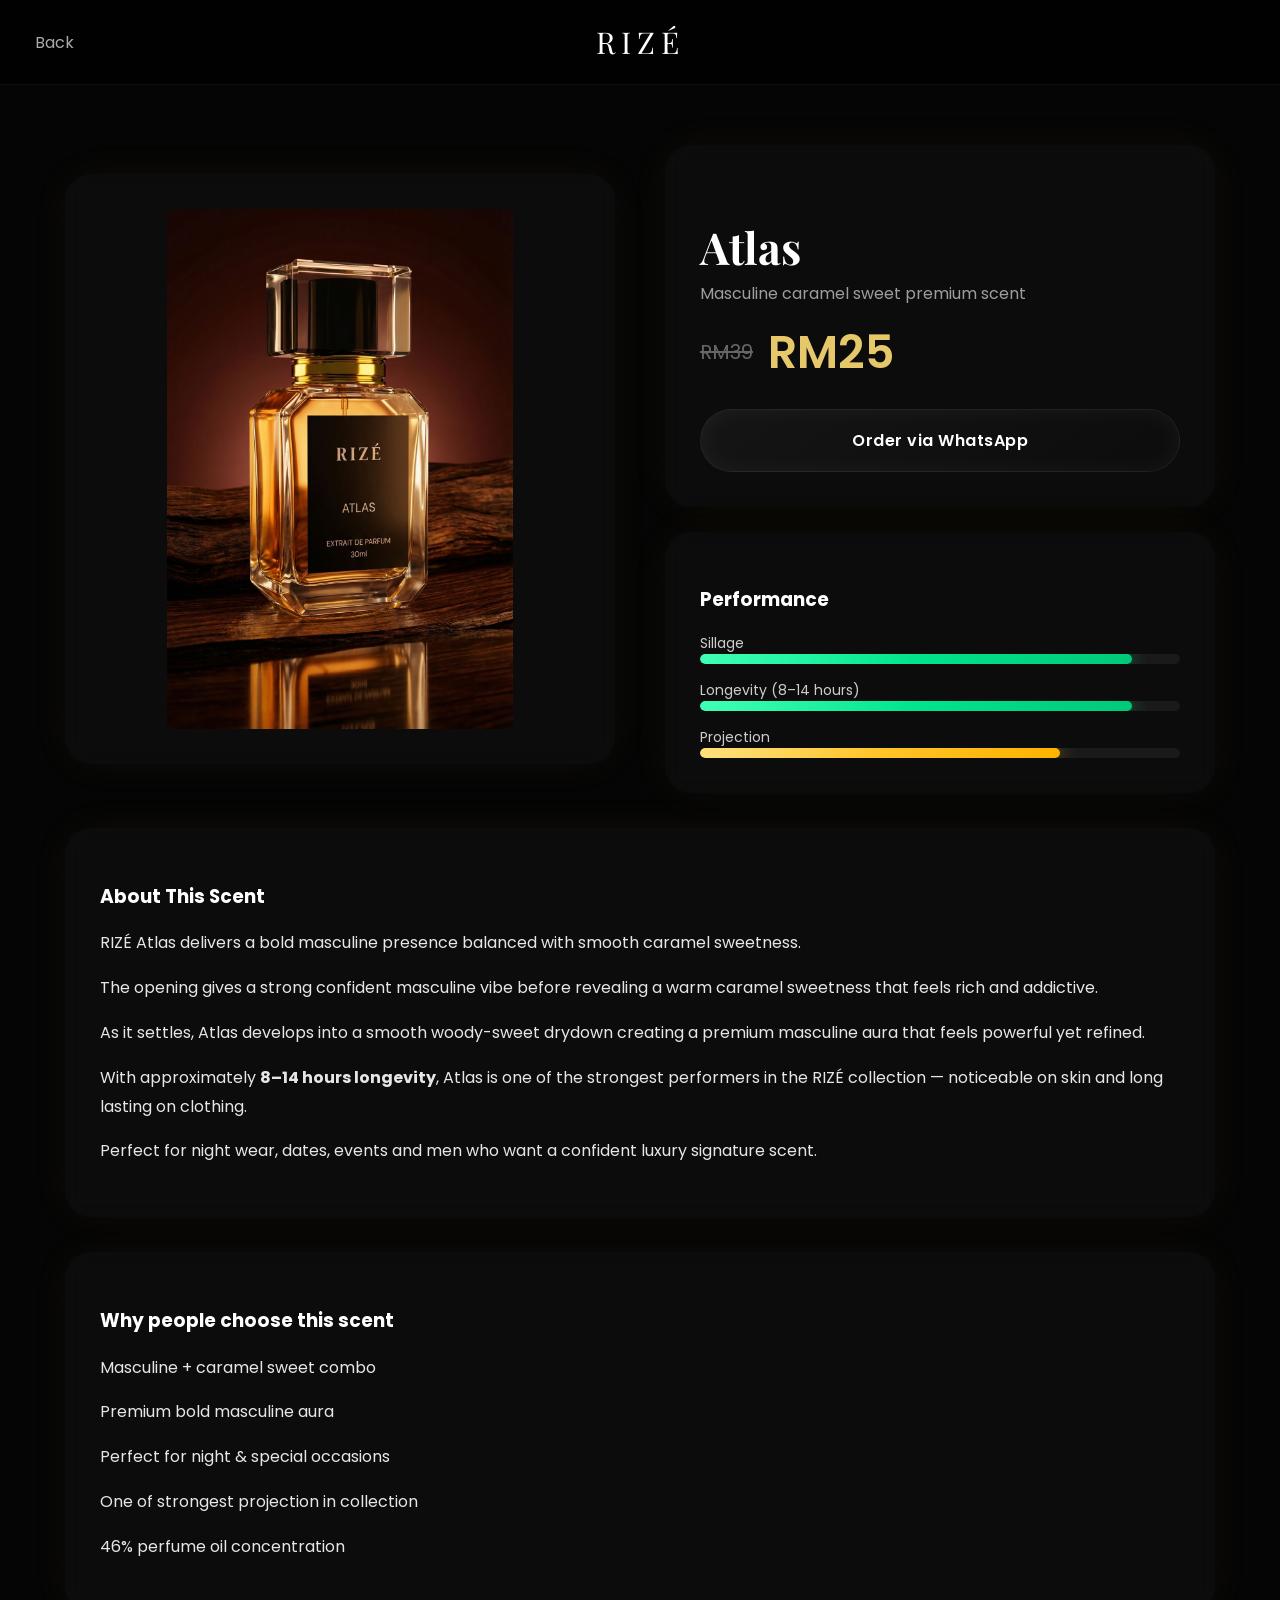
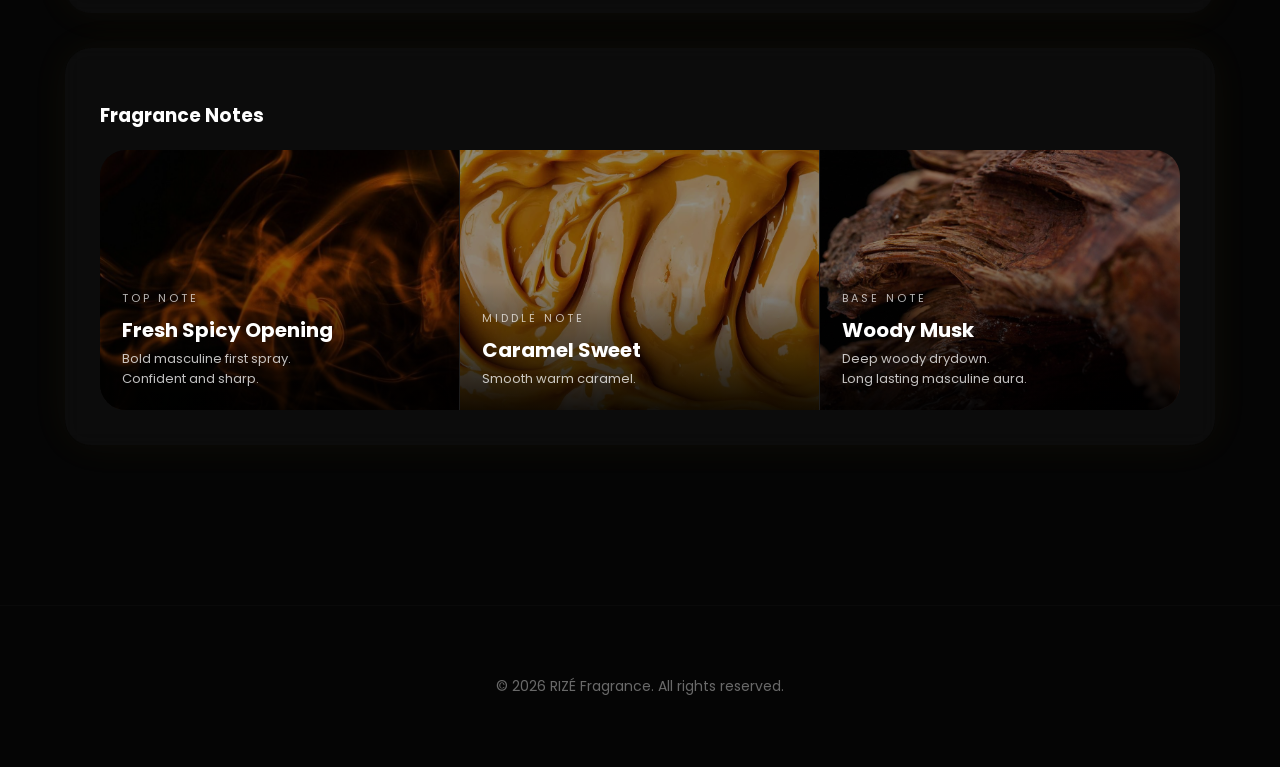
<file: atlas.html>
<!DOCTYPE html>
<html lang="en">
<head>
<meta charset="UTF-8">
<meta name="viewport" content="width=device-width, initial-scale=1.0">
<title>RIZÉ Atlas</title>

<link href="https://fonts.googleapis.com/css2?family=Playfair+Display:wght@600&family=Poppins:wght@300;400;600&display=swap" rel="stylesheet">

<style>
body{
margin:0;
background:#050505;
font-family:Poppins;
color:white;
}

/* HEADER */
.header{
position:sticky;
top:0;
z-index:999;
display:flex;
align-items:center;
justify-content:center;
padding:22px 0;
background:rgba(0,0,0,0.75);
backdrop-filter:blur(14px);
border-bottom:1px solid rgba(255,255,255,0.05);
}
.logo{
font-family:'Playfair Display';
font-size:30px;
letter-spacing:6px;
}
.back{
position:absolute;
left:35px;
text-decoration:none;
color:#aaa;
font-size:16px;
}
.back:hover{color:#d4af37}

/* WRAPPER */
.wrapper{
max-width:1150px;
margin:auto;
padding:60px 20px 100px;
}

.top{
display:grid;
grid-template-columns:1fr 1fr;
gap:50px;
align-items:center;
}

.card{
background:rgba(255,255,255,0.03);
padding:35px;
border-radius:26px;
backdrop-filter:blur(10px);
box-shadow:0 0 40px rgba(212,175,55,0.05);
}

/* IMAGE */
/* ===== PRODUCT IMAGE FIX ALL PAGE ===== */
.image-box{
height:520px;
display:flex;
align-items:center;
justify-content:center;
}

.image-box img{
width:100%;
max-width:380px;
height:520px;
object-fit:contain;
border-radius: 30px;
transition:.4s;
}

/* hover luxury */
.image-box img:hover{
transform:scale(1.05);
filter:drop-shadow(0 0 25px rgba(255,215,0,0.35));
}


@media(max-width:768px){
.image-box{
height:420px;

}

.image-box img{
max-width:260px;
height:420px;
}
}


/* TITLE */
h2{
font-size:44px;
font-family:'Playfair Display';
margin-bottom:5px;
}
.subtitle{
opacity:.6;
margin-bottom:10px;
}

/* PRICE */
.price-box{
display:flex;
align-items:center;
gap:15px;
margin:12px 0;
}
.old-price{
text-decoration:line-through;
color:#666;
font-size:20px;
}
.new-price{
color:#e6c76a;
font-size:46px;
font-weight:600;
}

/* UNIVERSAL PREMIUM BUTTON */
.buy{
display:block;
width:100%;
text-align:center;
background:linear-gradient(145deg,#151515,#0c0c0c);
color:#fff;
padding:18px 25px;
border-radius:50px;
font-weight:600;
text-decoration:none;
margin-top:22px;
transition:.35s;
border:1px solid rgba(255,255,255,0.08);
letter-spacing:.5px;
position:relative;
overflow:hidden;
box-sizing:border-box;
}

.buy::after{
content:"";
position:absolute;
inset:0;
border-radius:50px;
box-shadow:inset 0 0 25px rgba(255,255,255,0.05);
pointer-events:none;
}

.buy::before{
content:"";
position:absolute;
top:0;
left:-120%;
width:120%;
height:100%;
background:linear-gradient(120deg,transparent,rgba(255,255,255,0.25),transparent);
transition:.6s;
}

.buy:hover::before{left:120%}

.buy:hover{
transform:scale(1.03);
border:1px solid rgba(255,255,255,0.25);
box-shadow:0 0 35px rgba(255,255,255,0.08);
}

/* PERFORMANCE */
.label{margin-top:16px;font-size:14px;opacity:.8}
.bar{
background:#1a1a1a;
height:10px;
border-radius:10px;
overflow:hidden;
}
.fill{
height:100%;
border-radius:10px;
position:relative;
overflow:hidden;
}
.fill::after{
content:"";
position:absolute;
top:0;
left:-150%;
width:200%;
height:100%;
background:linear-gradient(120deg,transparent,rgba(255,255,255,0.5),transparent);
animation:shine 3s infinite;
}
@keyframes shine{
0%{left:-150%}
100%{left:150%}
}

.high{
width:90%;
background:linear-gradient(90deg,#00ff9c,#00c97a);
box-shadow:0 0 18px rgba(0,255,150,0.6);
}
.mid{
width:75%;
background:linear-gradient(90deg,#ffd54f,#ffb300);
box-shadow:0 0 18px rgba(255,200,0,0.6);
}

/* ABOUT */
.full{margin-top:35px}
p{opacity:.9;line-height:1.8}

/* ABOUT */
.full{margin-top:35px}
p{opacity:.9;line-height:1.8}

/* ===== LUXURY NOTES ===== */
.notes-grid{
display:grid;
grid-template-columns:repeat(3,1fr);
border-radius:26px;
overflow:hidden;
background:#0a0a0a;
margin-top:20px;
}

.note-item{
position:relative;
height:260px;
overflow:hidden;
}

.note-item img{
width:100%;
height:100%;
object-fit:cover;
filter:brightness(.55);
transition:.7s;
}

.note-item:hover img{
transform:scale(1.08);
filter:brightness(.75);
}

/* overlay */
.note-layer{
position:absolute;
bottom:0;
left:0;
width:100%;
padding:22px;
background:linear-gradient(transparent, rgba(0,0,0,0.85));
}

.note-small{
font-size:11px;
letter-spacing:3px;
opacity:.7;
}

.note-layer h4{
margin:6px 0 4px;
font-size:20px;
}

.note-layer p{
font-size:13px;
opacity:.75;
line-height:1.5;
margin:0;
}

/* divider */
.note-item:not(:last-child){
border-right:1px solid rgba(255,255,255,0.08);
}

/* hover glow */
.note-item:hover{
box-shadow:inset 0 -120px 120px rgba(212,175,55,0.08);
}

/* MOBILE */
@media(max-width:768px){
.top{grid-template-columns:1fr;}
.notes-grid{
grid-template-columns:1fr;
}
.note-item{
height:200px;
border-right:none;
border-bottom:1px solid rgba(255,255,255,0.08);
}
}

/* FOOTER */
footer{
text-align:center;
padding:70px 0;
opacity:.4;
font-size:14px;
margin-top:60px;
border-top:1px solid rgba(255,255,255,0.05);
}
</style>
</head>

<body>

<div class="header">
<a href="products.html" class="back">Back</a>
<div class="logo">RIZÉ</div>
</div>

<div class="wrapper">

<div class="top">

<div class="card image-box">
    <img src="at.png" alt="RIZÉ Atlas bottle">
</div>

<div>
<div class="card">
<h2>Atlas</h2>
<div class="subtitle">Masculine caramel sweet premium scent</div>

<div class="price-box">
<span class="old-price">RM39</span>
<span class="new-price">RM25</span>
</div>

<a href="https://wa.me/60198408022?text=Hi saya nak order RIZÉ Atlas (RM25)" class="buy">
Order via WhatsApp
</a>
</div>

<div class="card" style="margin-top:25px;">
<h3>Performance</h3>

<div class="label">Sillage</div>
<div class="bar"><div class="fill high"></div></div>

<div class="label">Longevity (8–14 hours)</div>
<div class="bar"><div class="fill high"></div></div>

<div class="label">Projection</div>
<div class="bar"><div class="fill mid"></div></div>

</div>
</div>

</div>

<!-- ABOUT -->
<div class="card full">
<h3>About This Scent</h3>

<p>
RIZÉ Atlas delivers a bold masculine presence balanced with smooth caramel sweetness.
</p>

<p>
The opening gives a strong confident masculine vibe before revealing a warm caramel sweetness that feels rich and addictive.
</p>

<p>
As it settles, Atlas develops into a smooth woody-sweet drydown creating a premium masculine aura that feels powerful yet refined.
</p>

<p>
With approximately <b>8–14 hours longevity</b>, Atlas is one of the strongest performers in the RIZÉ collection — noticeable on skin and long lasting on clothing.
</p>

<p>
Perfect for night wear, dates, events and men who want a confident luxury signature scent.
</p>

</div>

<!-- WHY BUY -->
<div class="card full">
<h3>Why people choose this scent</h3>

<p> Masculine + caramel sweet combo</p>
<p> Premium bold masculine aura</p>
<p> Perfect for night & special occasions</p>
<p> One of strongest projection in collection</p>
<p> 46% perfume oil concentration </p>
</div>

<!-- NOTES -->
<div class="card full">
<h3>Fragrance Notes</h3>

<div class="notes-grid">

<div class="note-item">
<img src="top(atlas).jpg">
<div class="note-layer">
<span class="note-small">TOP NOTE</span>
<h4>Fresh Spicy Opening</h4>
<p>Bold masculine first spray. </p>
<p>Confident and sharp.</p>
</div>
</div>

<div class="note-item">
<img src="mid(atlas).jpg">
<div class="note-layer">
<span class="note-small">MIDDLE NOTE</span>
<h4>Caramel Sweet</h4>
<p>Smooth warm caramel.</p>
<p> </p>

</div>
</div>

<div class="note-item">
<img src="base(atlas).jpg">
<div class="note-layer">
<span class="note-small">BASE NOTE</span>
<h4>Woody Musk</h4>
<p>Deep woody drydown. </p>
<p>Long lasting masculine aura.</p>
</div>
</div>

</div>
</div>

</div>

<footer>
© 2026 RIZÉ Fragrance. All rights reserved.
</footer>

</body>
</html>
</file>
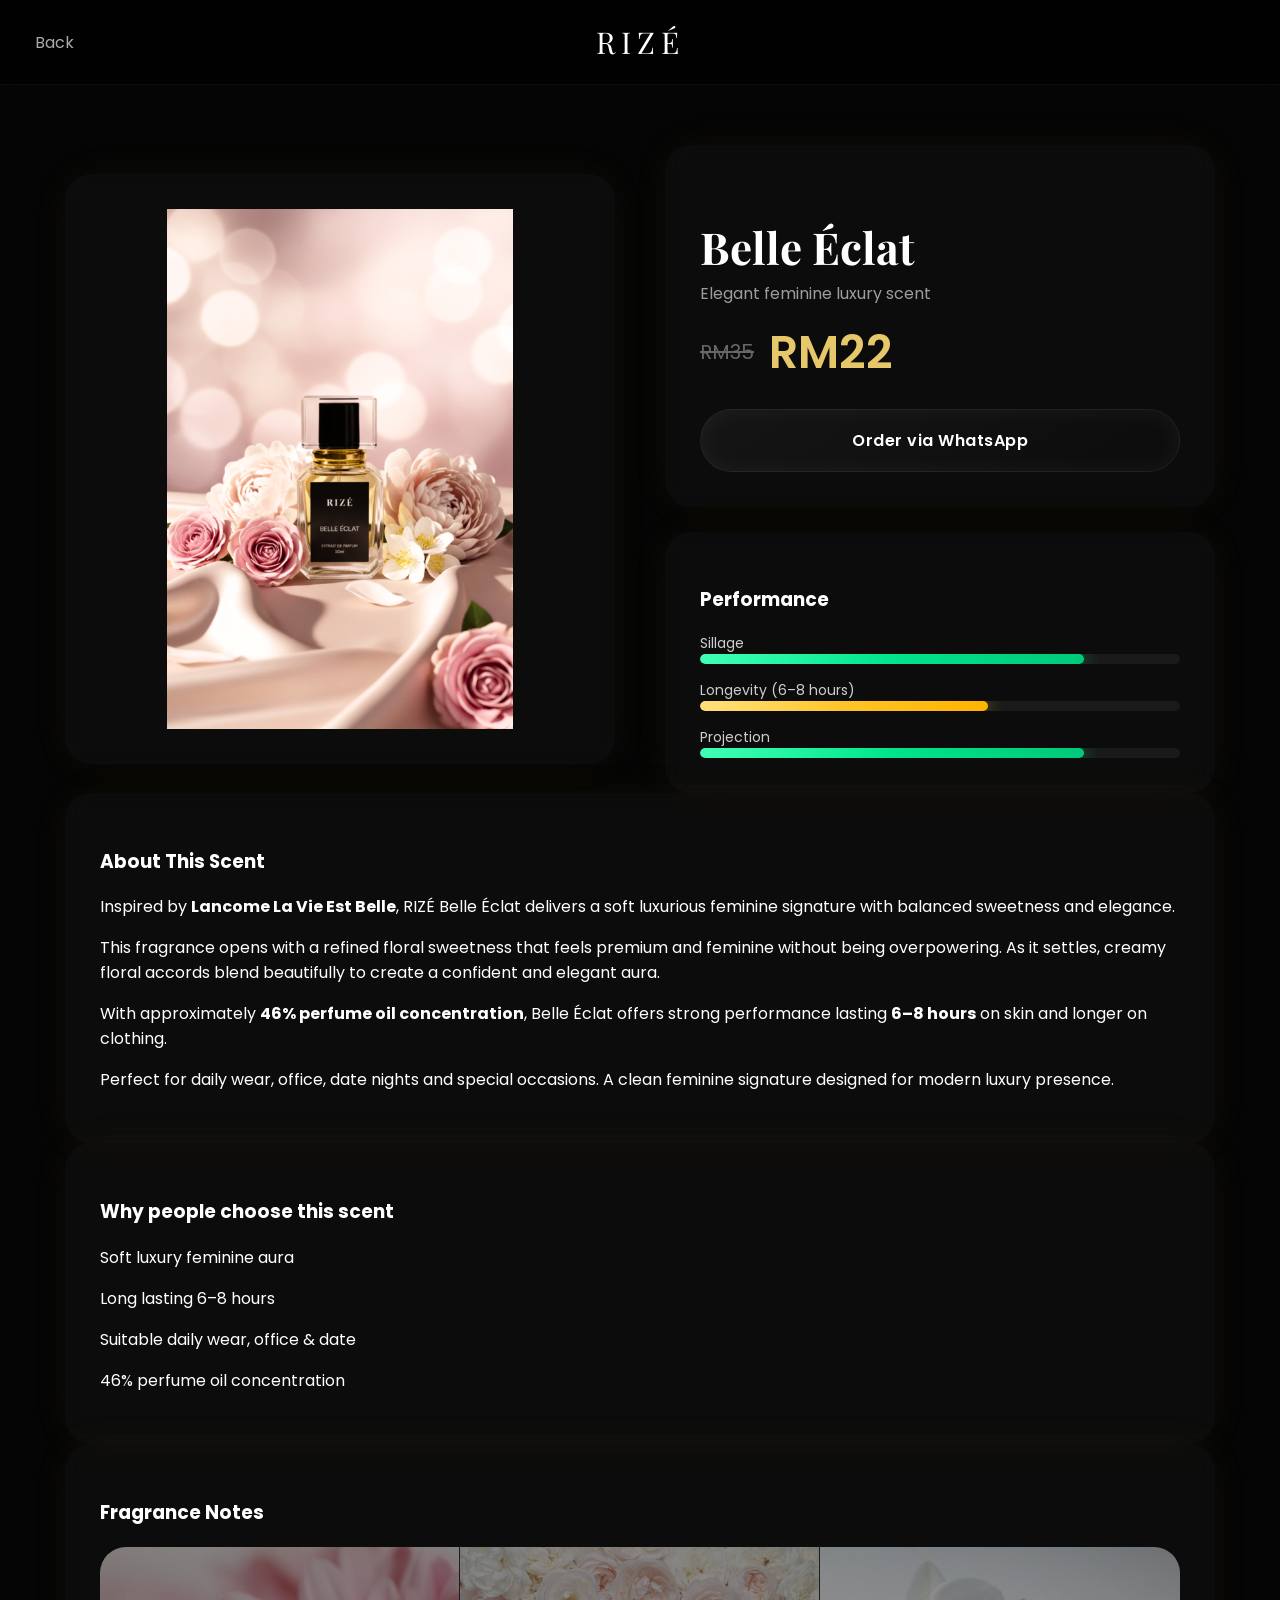
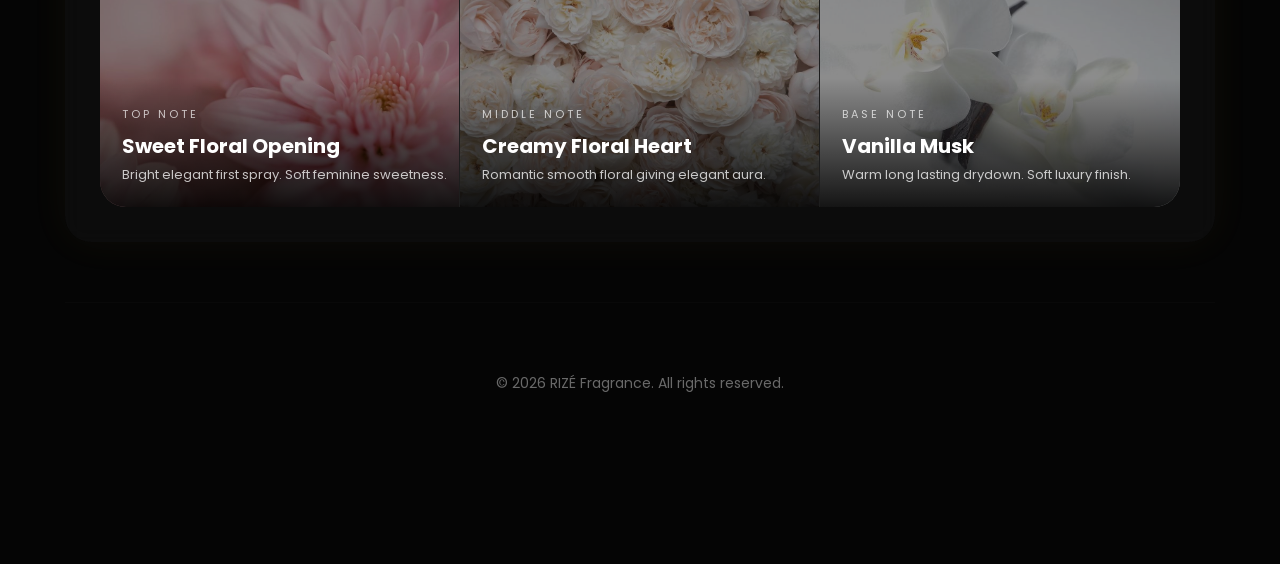
<file: belle.html>
<!DOCTYPE html>

<html lang="en">
<head>
<meta charset="UTF-8">
<meta name="viewport" content="width=device-width, initial-scale=1.0">
<title>RIZÉ Belle Éclat</title>

<link href="https://fonts.googleapis.com/css2?family=Playfair+Display:wght@600&family=Poppins:wght@300;400;600&display=swap" rel="stylesheet">

<style>
body{
margin:0;
background:#050505;
font-family:Poppins;
color:white;
}

/* ===== STICKY HEADER ===== */
.header{
position:sticky;
top:0;
z-index:999;
display:flex;
align-items:center;
justify-content:center;
padding:22px 0;
background:rgba(0,0,0,0.75);
backdrop-filter:blur(14px);
border-bottom:1px solid rgba(255,255,255,0.05);
}
.logo{
font-family:'Playfair Display';
font-size:30px;
letter-spacing:6px;
}
.back{
position:absolute;
left:35px;
text-decoration:none;
color:#aaa;
font-size:16px;
}
.back:hover{color:#d4af37}

/* WRAPPER */
.wrapper{
max-width:1150px;
margin:auto;
padding:60px 20px 100px;
}
.top{
display:grid;
grid-template-columns:1fr 1fr;
gap:50px;
align-items:center;
}
.card{
background:rgba(255,255,255,0.03);
padding:35px;
border-radius:26px;
backdrop-filter:blur(10px);
box-shadow:0 0 40px rgba(212,175,55,0.05);
}



/* IMAGE */
/* ===== PRODUCT IMAGE FIX ALL PAGE ===== */
.image-box{
height:520px;
display:flex;
align-items:center;
justify-content:center;
}

.image-box img{
width:100%;
max-width:380px;
height:520px;
object-fit:contain;
transition:.4s;
}

/* hover luxury */
.image-box img:hover{
transform:scale(1.05);
filter:drop-shadow(0 0 25px rgba(255,215,0,0.35));
}



@media(max-width:768px){
.image-box{
height:420px;
}

.image-box img{
max-width:260px;
height:420px;
}
}


/* TITLE */
h2{
font-size:44px;
font-family:'Playfair Display';
margin-bottom:5px;
}
.subtitle{
opacity:.6;
margin-bottom:10px;
}

/* PRICE */
.price-box{
display:flex;
align-items:center;
gap:15px;
margin:12px 0;
}
.old-price{
text-decoration:line-through;
color:#666;
font-size:20px;
}
.new-price{
color:#e6c76a;
font-size:46px;
font-weight:600;
}

/* BUTTON */
/* ===== PERFECT CENTER PREMIUM BUTTON ===== */
.buy{
display:block;
width:100%;
text-align:center;
background:linear-gradient(145deg,#151515,#0c0c0c);
color:#fff;
padding:18px 25px;
border-radius:50px;
font-weight:600;
text-decoration:none;
margin-top:22px;
transition:.35s;
border:1px solid rgba(255,255,255,0.08);
letter-spacing:.5px;
position:relative;
overflow:hidden;

/* REAL FIX */
box-sizing:border-box;
}

/* inner glow */
.buy::after{
content:"";
position:absolute;
inset:0;
border-radius:50px;
box-shadow:inset 0 0 25px rgba(255,255,255,0.05);
pointer-events:none;
}

/* shine sweep */
.buy::before{
content:"";
position:absolute;
top:0;
left:-120%;
width:120%;
height:100%;
background:linear-gradient(120deg,transparent,rgba(255,255,255,0.25),transparent);
transition:.6s;
}

.buy:hover::before{
left:120%;
}

.buy:hover{
transform:scale(1.03);
border:1px solid rgba(255,255,255,0.25);
box-shadow:0 0 35px rgba(255,255,255,0.08);
}







/* PERFORMANCE */
.label{margin-top:16px;font-size:14px;opacity:.8}
.bar{
background:#1a1a1a;
height:10px;
border-radius:10px;
overflow:hidden;
}
.fill{
height:100%;
border-radius:10px;
position:relative;
overflow:hidden;
}
.fill::after{
content:"";
position:absolute;
top:0;
left:-150%;
width:200%;
height:100%;
background:linear-gradient(120deg,transparent,rgba(255,255,255,0.5),transparent);
animation:shine 3s infinite;
}
@keyframes shine{
0%{left:-150%}
100%{left:150%}
}
/* ===== PERFORMANCE COLOR SYSTEM ===== */
.high{
width:80%;
background:linear-gradient(90deg,#00ff9c,#00c97a);
box-shadow:0 0 18px rgba(0,255,150,0.6);
}

.mid{
width:60%;
background:linear-gradient(90deg,#ffd54f,#ffb300);
box-shadow:0 0 18px rgba(255,200,0,0.6);
}

.low{
width:40%;
background:linear-gradient(90deg,#ff5252,#ff1744);
box-shadow:0 0 18px rgba(255,80,80,0.6);
}


/* ===== LUXURY NOTES ===== */
.notes-grid{
display:grid;
grid-template-columns:repeat(3,1fr);
border-radius:26px;
overflow:hidden;
background:#0a0a0a;
margin-top:20px;
}

.note-item{
position:relative;
height:260px;
overflow:hidden;
}

.note-item img{
width:100%;
height:100%;
object-fit:cover;
filter:brightness(.55);
transition:.7s;
}

.note-item:hover img{
transform:scale(1.08);
filter:brightness(.75);
}

/* overlay */
.note-layer{
position:absolute;
bottom:0;
left:0;
width:100%;
padding:22px;
background:linear-gradient(transparent, rgba(0,0,0,0.85));
}

.note-small{
font-size:11px;
letter-spacing:3px;
opacity:.7;
}

.note-layer h4{
margin:6px 0 4px;
font-size:20px;
}

.note-layer p{
font-size:13px;
opacity:.75;
line-height:1.5;
margin:0;
}

/* divider */
.note-item:not(:last-child){
border-right:1px solid rgba(255,255,255,0.08);
}

/* hover glow */
.note-item:hover{
box-shadow:inset 0 -120px 120px rgba(212,175,55,0.08);
}

/* MOBILE */
@media(max-width:768px){
.top{grid-template-columns:1fr;}
.notes-grid{
grid-template-columns:1fr;
}
.note-item{
height:200px;
border-right:none;
border-bottom:1px solid rgba(255,255,255,0.08);
}
}

footer{
text-align:center;
padding:70px 0;
opacity:.4;
font-size:14px;
margin-top:60px;
border-top:1px solid rgba(255,255,255,0.05);
}
</style>

</head>

<body>

<div class="header">
<a href="products.html" class="back">Back</a>
<div class="logo">RIZÉ</div>
</div>

<div class="wrapper">

<div class="top">

<!-- IMAGE -->

<div class="card image-box">
<img src="belle.png">
</div>

<!-- INFO -->

<div>
<div class="card">
<h2>Belle Éclat</h2>
<div class="subtitle">Elegant feminine luxury scent</div>

<div class="price-box">
<span class="old-price">RM35</span>
<span class="new-price">RM22</span>
</div>

<a href="https://wa.me/60198408022?text=Hi saya nak order RIZÉ Belle Éclat (RM22)" class="buy">
Order via WhatsApp
</a>
</div>

<div class="card" style="margin-top:25px;">
<h3>Performance</h3>

<div class="label">Sillage</div>
<div class="bar"><div class="fill high"></div></div>

<div class="label">Longevity (6–8 hours)</div>
<div class="bar"><div class="fill mid"></div></div>

<div class="label">Projection</div>
<div class="bar"><div class="fill high"></div></div>

</div>
</div>

</div>

<!-- ABOUT -->

<!-- ABOUT -->
<div class="card full">
<h3>About This Scent</h3>

<p>
Inspired by <b>Lancome La Vie Est Belle</b>, RIZÉ Belle Éclat delivers a soft luxurious feminine signature with balanced sweetness and elegance.
</p>

<p>
This fragrance opens with a refined floral sweetness that feels premium and feminine without being overpowering. As it settles, creamy floral accords blend beautifully to create a confident and elegant aura.
</p>

<p>
With approximately <b>46% perfume oil concentration</b>, Belle Éclat offers strong performance lasting <b>6–8 hours</b> on skin and longer on clothing.
</p>

<p>
Perfect for daily wear, office, date nights and special occasions. A clean feminine signature designed for modern luxury presence.
</p>

</div>

<!-- WHY PEOPLE BUY (PSYCHOLOGY) -->
<div class="card full">
<h3>Why people choose this scent</h3>

<p> Soft luxury feminine aura </p>
<p> Long lasting 6–8 hours </p>
<p> Suitable daily wear, office & date</p>
<p> 46% perfume oil concentration </p>


</div>

<!-- FRAGRANCE NOTES PREMIUM -->
<div class="card full">
<h3>Fragrance Notes</h3>

<div class="notes-grid">

<!-- TOP -->
<div class="note-item">
<img src="top(belle).jpg">
<div class="note-layer">
<span class="note-small">TOP NOTE</span>
<h4>Sweet Floral Opening</h4>
<p>Bright elegant first spray. Soft feminine sweetness.</p>
</div>
</div>

<!-- MID -->
<div class="note-item">
<img src="mid(belle).jpg">
<div class="note-layer">
<span class="note-small">MIDDLE NOTE</span>
<h4>Creamy Floral Heart</h4>
<p>Romantic smooth floral giving elegant aura.</p>
</div>
</div>

<!-- BASE -->
<div class="note-item">
<img src="base(belle).jpg">
<div class="note-layer">
<span class="note-small">BASE NOTE</span>
<h4>Vanilla Musk</h4>
<p>Warm long lasting drydown. Soft luxury finish.</p>
</div>
</div>

</div>
</div>


<footer>
© 2026 RIZÉ Fragrance. All rights reserved.
</footer>


</body>
</html>
</file>
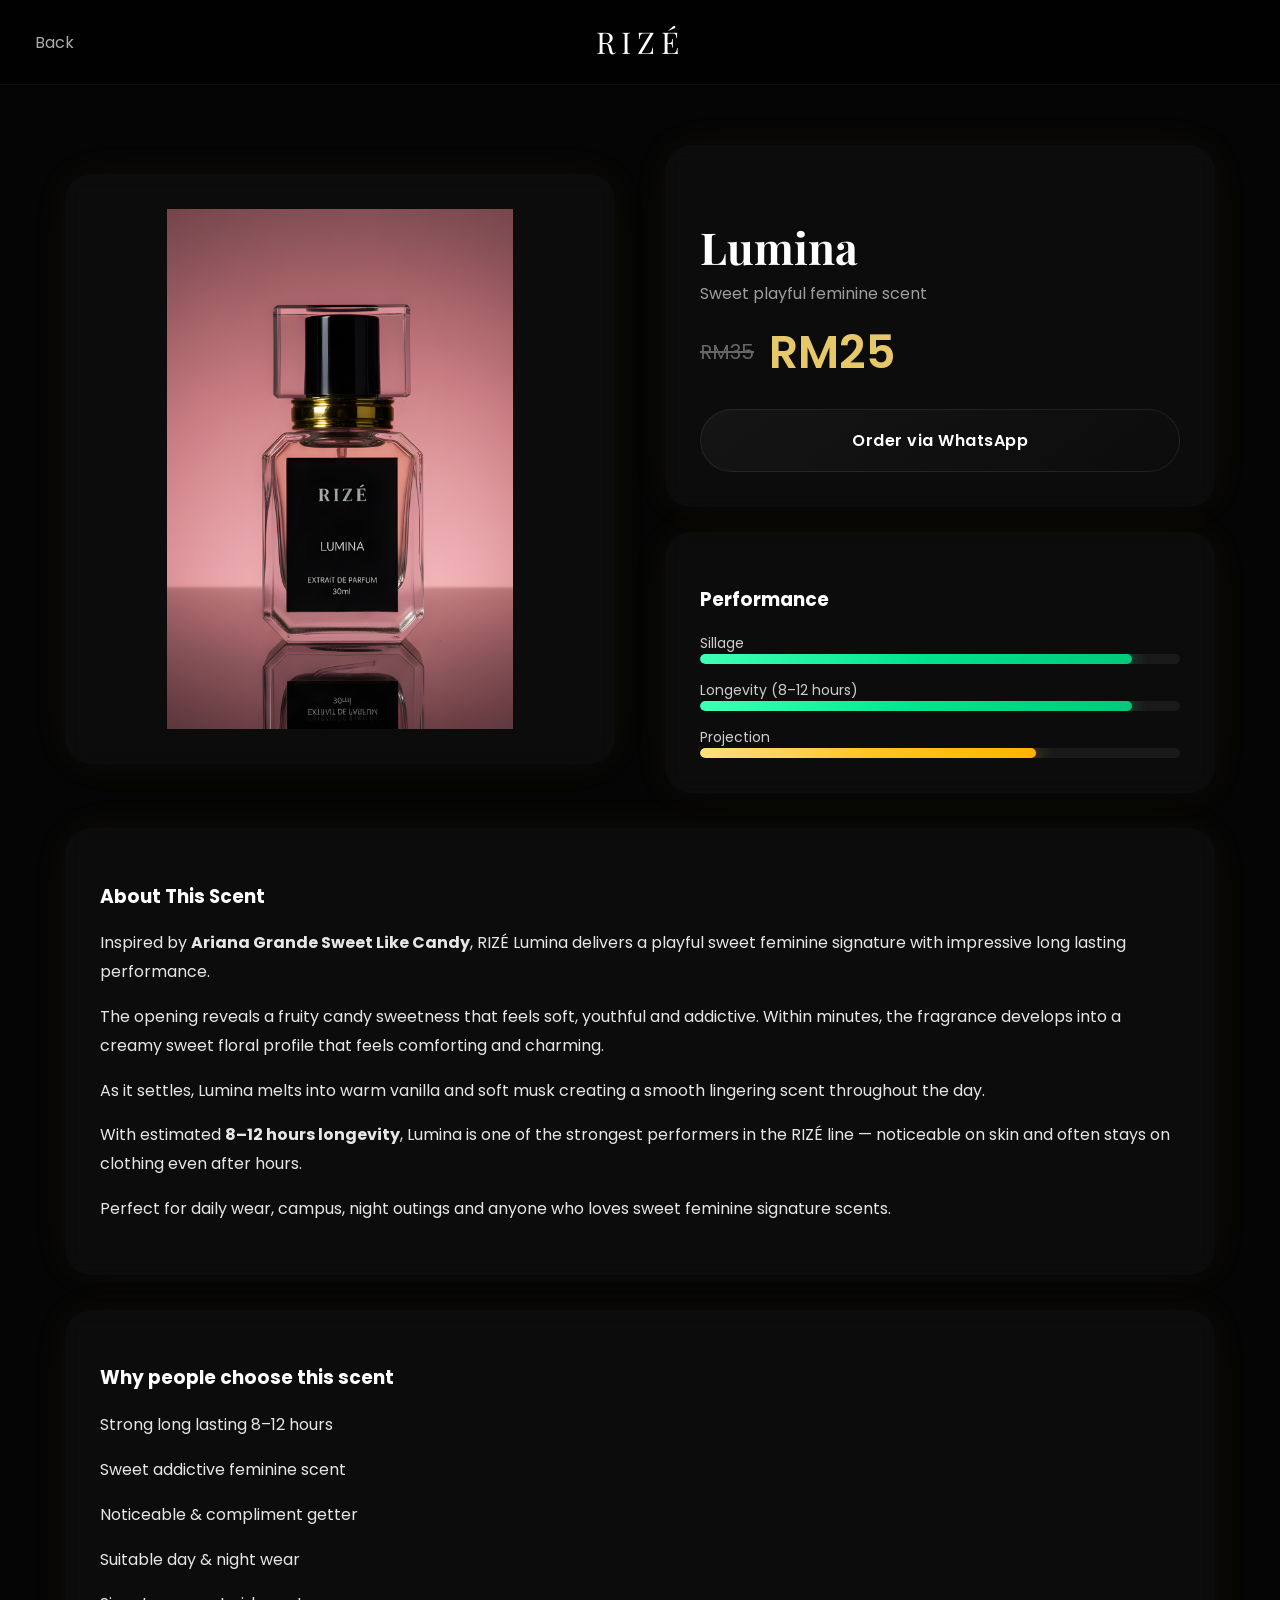
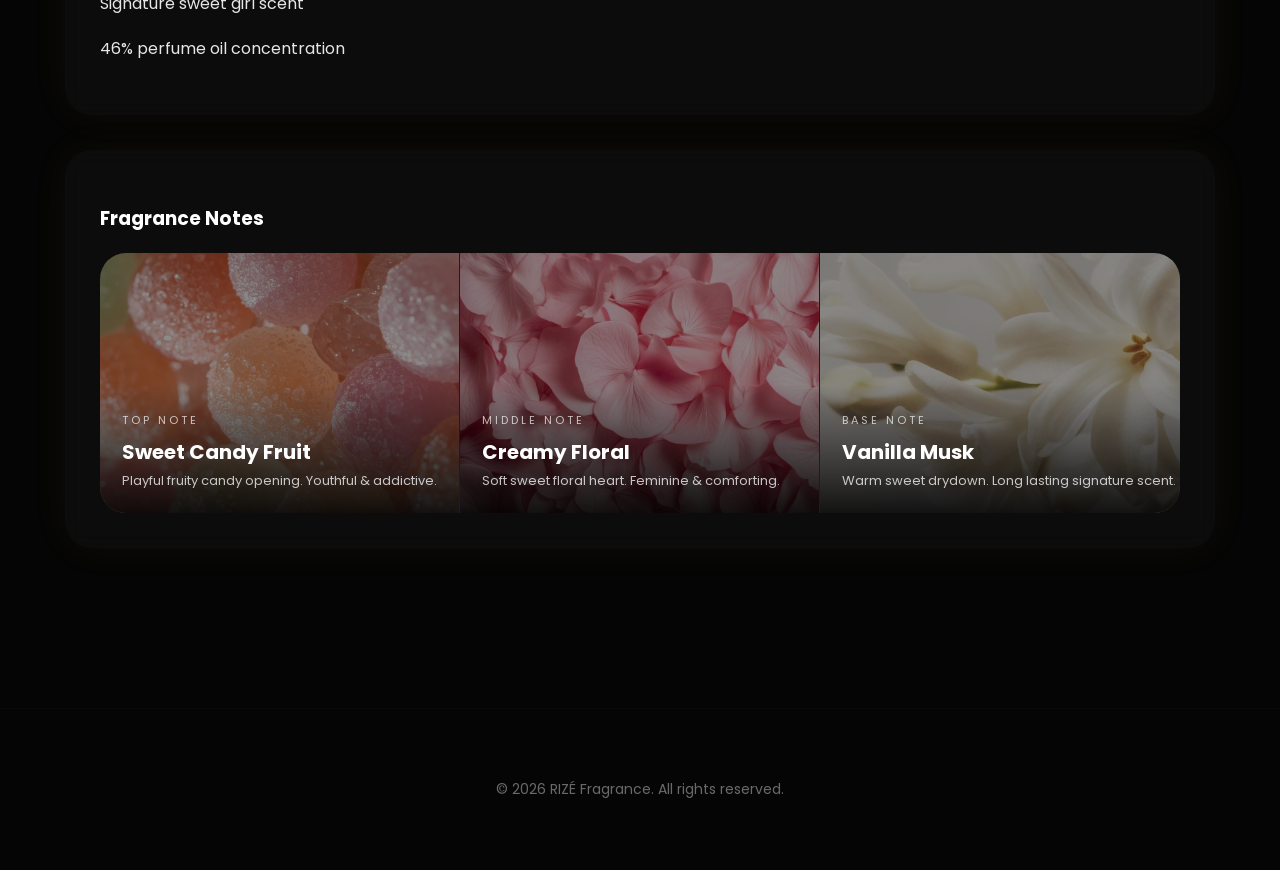
<file: lumina.html>
<!DOCTYPE html>
<html lang="en">
<head>
<meta charset="UTF-8">
<meta name="viewport" content="width=device-width, initial-scale=1.0">
<title>RIZÉ Lumina</title>

<link href="https://fonts.googleapis.com/css2?family=Playfair+Display:wght@600&family=Poppins:wght@300;400;600&display=swap" rel="stylesheet">

<style>
body{
margin:0;
background:#050505;
font-family:Poppins;
color:white;
}

/* ===== HEADER ===== */
.header{
position:sticky;
top:0;
z-index:999;
display:flex;
align-items:center;
justify-content:center;
padding:22px 0;
background:rgba(0,0,0,0.75);
backdrop-filter:blur(14px);
border-bottom:1px solid rgba(255,255,255,0.05);
}
.logo{
font-family:'Playfair Display';
font-size:30px;
letter-spacing:6px;
}
.back{
position:absolute;
left:35px;
text-decoration:none;
color:#aaa;
font-size:16px;
}
.back:hover{color:#d4af37}

/* WRAPPER */
.wrapper{
max-width:1150px;
margin:auto;
padding:60px 20px 100px;
}
.top{
display:grid;
grid-template-columns:1fr 1fr;
gap:50px;
align-items:center;
}
.card{
background:rgba(255,255,255,0.03);
padding:35px;
border-radius:26px;
backdrop-filter:blur(10px);
box-shadow:0 0 40px rgba(212,175,55,0.05);
}


/* IMAGE */
/* ===== PRODUCT IMAGE FIX ALL PAGE ===== */
.image-box{
height:520px;
display:flex;
align-items:center;
justify-content:center;
}

.image-box img{
width:100%;
max-width:380px;
height:520px;
object-fit:contain;
transition:.4s;
}

/* hover luxury */
.image-box img:hover{
transform:scale(1.05);
filter:drop-shadow(0 0 25px rgba(255,215,0,0.35));
}


@media(max-width:768px){
.image-box{
height:420px;
}

.image-box img{
max-width:260px;
height:420px;
}
}


/* TITLE */
h2{
font-size:44px;
font-family:'Playfair Display';
margin-bottom:5px;
}
.subtitle{
opacity:.6;
margin-bottom:10px;
}

/* PRICE */
.price-box{
display:flex;
align-items:center;
gap:15px;
margin:12px 0;
}
.old-price{
text-decoration:line-through;
color:#666;
font-size:20px;
}
.new-price{
color:#e6c76a;
font-size:46px;
font-weight:600;
}

/* BUTTON */
.buy{
display:block;
width:100%;
text-align:center;
background:linear-gradient(145deg,#151515,#0c0c0c);
color:#fff;
padding:18px 25px;
border-radius:50px;
font-weight:600;
text-decoration:none;
margin-top:22px;
transition:.35s;
border:1px solid rgba(255,255,255,0.08);
letter-spacing:.5px;
position:relative;
overflow:hidden;
box-sizing:border-box;
}
.buy:hover{
transform:scale(1.03);
border:1px solid rgba(255,255,255,0.25);
box-shadow:0 0 35px rgba(255,255,255,0.08);
}

/* PERFORMANCE */
.label{margin-top:16px;font-size:14px;opacity:.8}
.bar{
background:#1a1a1a;
height:10px;
border-radius:10px;
overflow:hidden;
}
.fill{
height:100%;
border-radius:10px;
position:relative;
overflow:hidden;
}
.fill::after{
content:"";
position:absolute;
top:0;
left:-150%;
width:200%;
height:100%;
background:linear-gradient(120deg,transparent,rgba(255,255,255,0.5),transparent);
animation:shine 3s infinite;
}
@keyframes shine{
0%{left:-150%}
100%{left:150%}
}

.high{
width:90%;
background:linear-gradient(90deg,#00ff9c,#00c97a);
box-shadow:0 0 18px rgba(0,255,150,0.6);
}
.mid{
width:70%;
background:linear-gradient(90deg,#ffd54f,#ffb300);
box-shadow:0 0 18px rgba(255,200,0,0.6);
}
.low{
width:40%;
background:linear-gradient(90deg,#ff5252,#ff1744);
box-shadow:0 0 18px rgba(255,80,80,0.6);
}

.full{margin-top:35px}
p{opacity:.9;line-height:1.8}

/* NOTES */
.notes-grid{
display:grid;
grid-template-columns:repeat(3,1fr);
border-radius:26px;
overflow:hidden;
background:#0a0a0a;
margin-top:20px;
}
.note-item{
position:relative;
height:260px;
overflow:hidden;
}
.note-item img{
width:100%;
height:100%;
object-fit:cover;
filter:brightness(.55);
transition:.7s;
}
.note-item:hover img{
transform:scale(1.08);
filter:brightness(.75);
}
.note-layer{
position:absolute;
bottom:0;
left:0;
width:100%;
padding:22px;
background:linear-gradient(transparent, rgba(0,0,0,0.85));
}
.note-small{
font-size:11px;
letter-spacing:3px;
opacity:.7;
}
.note-layer h4{
margin:6px 0 4px;
font-size:20px;
}
.note-layer p{
font-size:13px;
opacity:.75;
line-height:1.5;
margin:0;
}
.note-item:not(:last-child){
border-right:1px solid rgba(255,255,255,0.08);
}

/* MOBILE */
@media(max-width:768px){
.top{grid-template-columns:1fr;}
.notes-grid{grid-template-columns:1fr;}
.note-item{
height:200px;
border-right:none;
border-bottom:1px solid rgba(255,255,255,0.08);
}
}

/* FOOTER */
footer{
text-align:center;
padding:70px 0;
opacity:.4;
font-size:14px;
margin-top:60px;
border-top:1px solid rgba(255,255,255,0.05);
}
</style>
</head>

<body>

<div class="header">
<a href="products.html" class="back">Back</a>
<div class="logo">RIZÉ</div>
</div>

<div class="wrapper">

<div class="top">

<div class="card image-box">
<img src="lu.png">
</div>

<div>
<div class="card">
<h2>Lumina</h2>
<div class="subtitle">Sweet playful feminine scent</div>

<div class="price-box">
<span class="old-price">RM35</span>
<span class="new-price">RM25</span>
</div>

<a href="https://wa.me/60198408022?text=Hi saya nak order RIZÉ Lumina (RM25)" class="buy">
Order via WhatsApp
</a>
</div>

<div class="card" style="margin-top:25px;">
<h3>Performance</h3>

<div class="label">Sillage</div>
<div class="bar"><div class="fill high"></div></div>

<div class="label">Longevity (8–12 hours)</div>
<div class="bar"><div class="fill high"></div></div>

<div class="label">Projection</div>
<div class="bar"><div class="fill mid"></div></div>

</div>
</div>

</div>

<!-- ABOUT -->
<div class="card full">
<h3>About This Scent</h3>

<p>
Inspired by <b>Ariana Grande Sweet Like Candy</b>, RIZÉ Lumina delivers a playful sweet feminine signature with impressive long lasting performance.
</p>

<p>
The opening reveals a fruity candy sweetness that feels soft, youthful and addictive. Within minutes, the fragrance develops into a creamy sweet floral profile that feels comforting and charming.
</p>

<p>
As it settles, Lumina melts into warm vanilla and soft musk creating a smooth lingering scent throughout the day.
</p>

<p>
With estimated <b>8–12 hours longevity</b>, Lumina is one of the strongest performers in the RIZÉ line — noticeable on skin and often stays on clothing even after hours.
</p>

<p>
Perfect for daily wear, campus, night outings and anyone who loves sweet feminine signature scents.
</p>
</div>

<!-- WHY BUY -->
<div class="card full">
<h3>Why people choose this scent</h3>

<p> Strong long lasting 8–12 hours</p>
<p> Sweet addictive feminine scent</p>
<p> Noticeable & compliment getter</p>
<p> Suitable day & night wear</p>
<p> Signature sweet girl scent</p>
<p> 46% perfume oil concentration </p>

</div>

<!-- NOTES -->
<div class="card full">
<h3>Fragrance Notes</h3>

<div class="notes-grid">

<div class="note-item">
<img src="top(lumi).jpg">
<div class="note-layer">
<span class="note-small">TOP NOTE</span>
<h4>Sweet Candy Fruit</h4>
<p>Playful fruity candy opening. Youthful & addictive.</p>
</div>
</div>

<div class="note-item">
<img src="mid(lumina).jpg">
<div class="note-layer">
<span class="note-small">MIDDLE NOTE</span>
<h4>Creamy Floral</h4>
<p>Soft sweet floral heart. Feminine & comforting.</p>
</div>
</div>

<div class="note-item">
<img src="base(lumi).jpg">
<div class="note-layer">
<span class="note-small">BASE NOTE</span>
<h4>Vanilla Musk</h4>
<p>Warm sweet drydown. Long lasting signature scent.</p>
</div>
</div>

</div>
</div>

</div>

<footer>
© 2026 RIZÉ Fragrance. All rights reserved.
</footer>

</body>
</html>
</file>
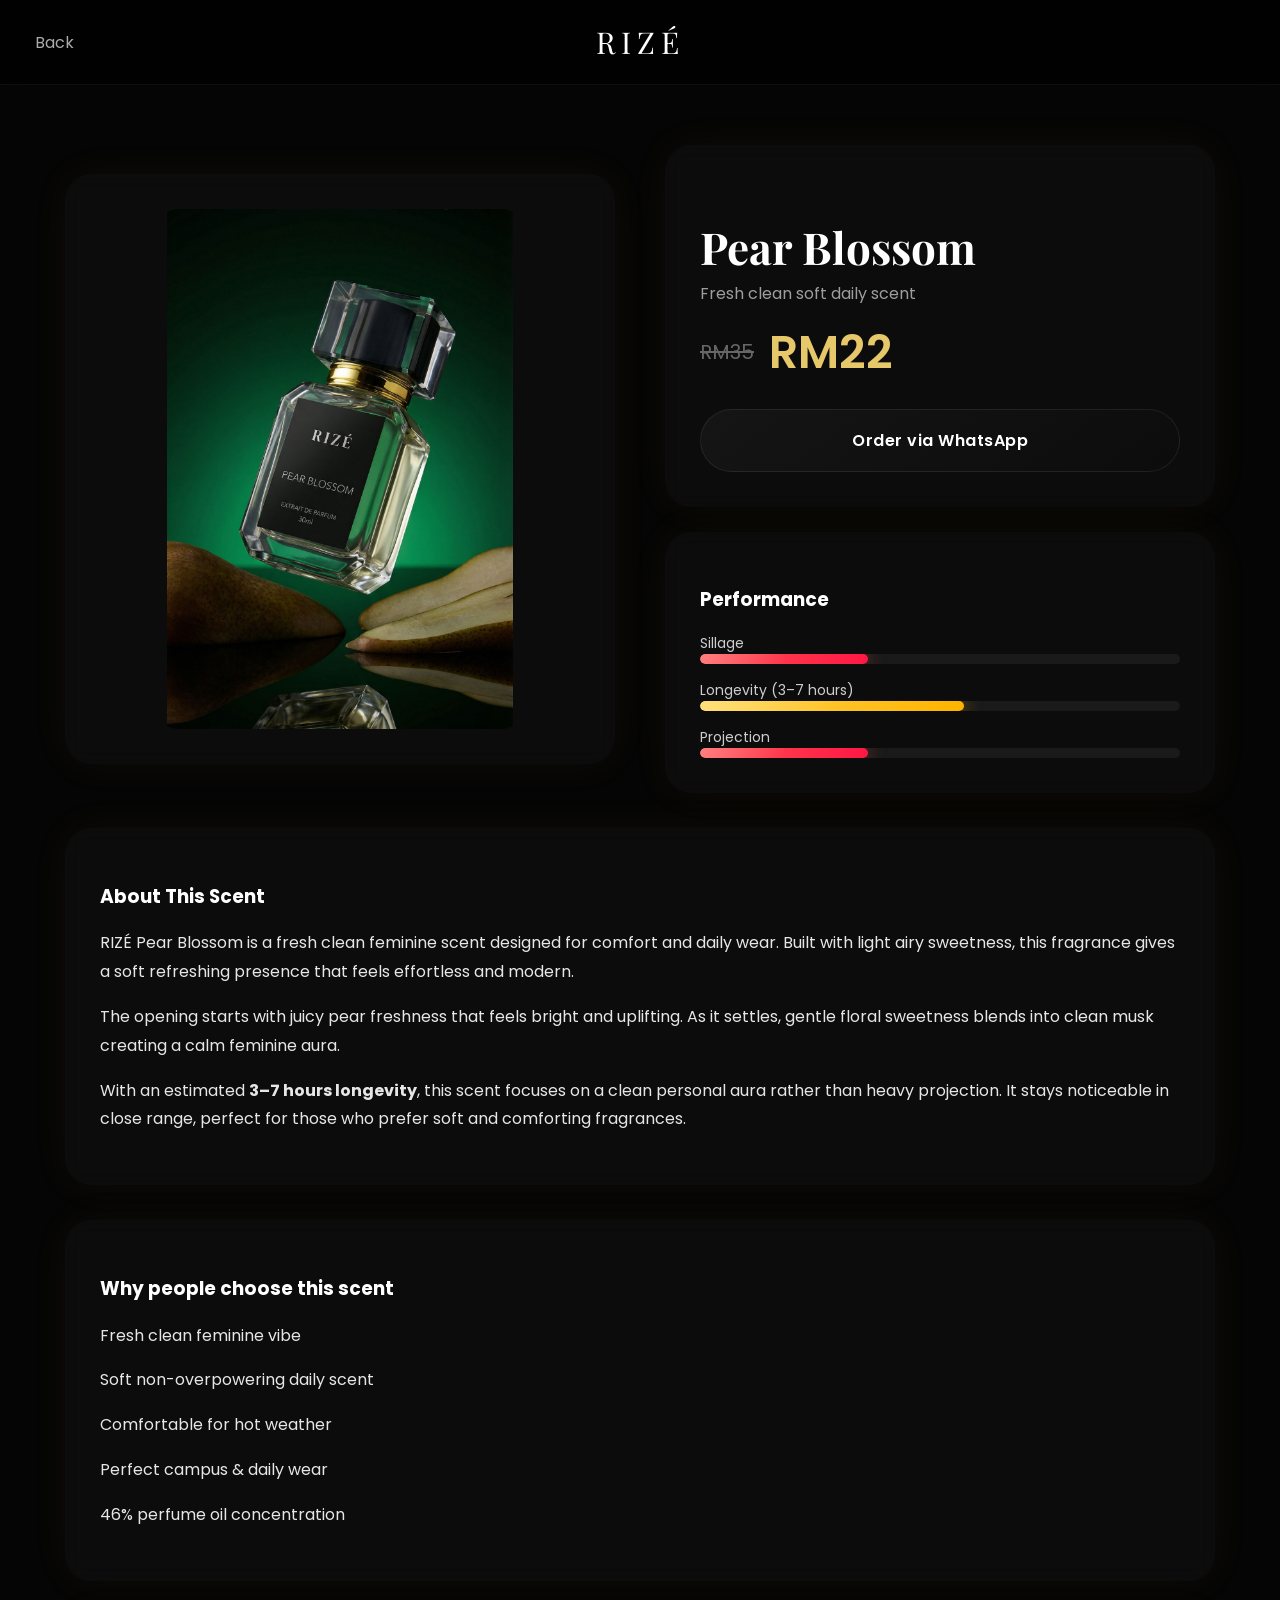
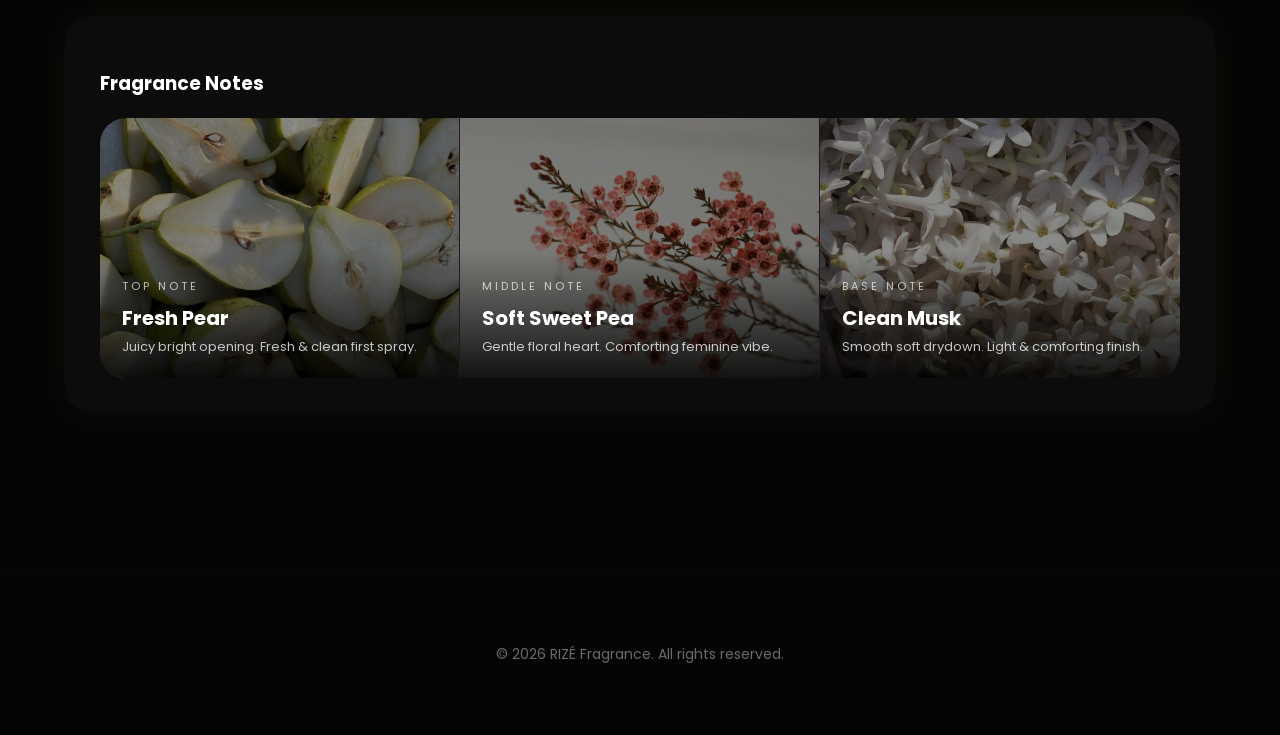
<file: pear.html>
<!DOCTYPE html>
<html lang="en">
<head>
<meta charset="UTF-8">
<meta name="viewport" content="width=device-width, initial-scale=1.0">
<title>RIZÉ Pear Blossom</title>

<link href="https://fonts.googleapis.com/css2?family=Playfair+Display:wght@600&family=Poppins:wght@300;400;600&display=swap" rel="stylesheet">

<style>
body{
margin:0;
background:#050505;
font-family:Poppins;
color:white;
}

/* ===== HEADER ===== */
.header{
position:sticky;
top:0;
z-index:999;
display:flex;
align-items:center;
justify-content:center;
padding:22px 0;
background:rgba(0,0,0,0.75);
backdrop-filter:blur(14px);
border-bottom:1px solid rgba(255,255,255,0.05);
}
.logo{
font-family:'Playfair Display';
font-size:30px;
letter-spacing:6px;
}
.back{
position:absolute;
left:35px;
text-decoration:none;
color:#aaa;
font-size:16px;
}
.back:hover{color:#d4af37}

/* WRAPPER */
.wrapper{
max-width:1150px;
margin:auto;
padding:60px 20px 100px;
}
.top{
display:grid;
grid-template-columns:1fr 1fr;
gap:50px;
align-items:center;
}
.card{
background:rgba(255,255,255,0.03);
padding:35px;
border-radius:26px;
backdrop-filter:blur(10px);
box-shadow:0 0 40px rgba(212,175,55,0.05);
}


/* IMAGE */
/* ===== PRODUCT IMAGE FIX ALL PAGE ===== */
.image-box{
height:520px;
display:flex;
align-items:center;
justify-content:center;
}

.image-box img{
width:100%;
max-width:380px;
height:520px;
object-fit:contain;
border-radius: 30px;
transition:.4s;
}

/* hover luxury */
.image-box img:hover{
transform:scale(1.05);
filter:drop-shadow(0 0 25px rgba(255,215,0,0.35));
}



@media(max-width:768px){
.image-box{
height:420px;
}

.image-box img{
max-width:260px;
height:420px;
}
}


/* TITLE */
h2{
font-size:44px;
font-family:'Playfair Display';
margin-bottom:5px;
}
.subtitle{
opacity:.6;
margin-bottom:10px;
}

/* PRICE */
.price-box{
display:flex;
align-items:center;
gap:15px;
margin:12px 0;
}
.old-price{
text-decoration:line-through;
color:#666;
font-size:20px;
}
.new-price{
color:#e6c76a;
font-size:46px;
font-weight:600;
}

/* BUTTON */
.buy{
display:block;
width:100%;
text-align:center;
background:linear-gradient(145deg,#151515,#0c0c0c);
color:#fff;
padding:18px 25px;
border-radius:50px;
font-weight:600;
text-decoration:none;
margin-top:22px;
transition:.35s;
border:1px solid rgba(255,255,255,0.08);
letter-spacing:.5px;
position:relative;
overflow:hidden;
box-sizing:border-box;
}
.buy:hover{
transform:scale(1.03);
border:1px solid rgba(255,255,255,0.25);
box-shadow:0 0 35px rgba(255,255,255,0.08);
}

/* PERFORMANCE */
.label{margin-top:16px;font-size:14px;opacity:.8}
.bar{
background:#1a1a1a;
height:10px;
border-radius:10px;
overflow:hidden;
}
.fill{
height:100%;
border-radius:10px;
position:relative;
overflow:hidden;
}
.fill::after{
content:"";
position:absolute;
top:0;
left:-150%;
width:200%;
height:100%;
background:linear-gradient(120deg,transparent,rgba(255,255,255,0.5),transparent);
animation:shine 3s infinite;
}
@keyframes shine{
0%{left:-150%}
100%{left:150%}
}

.high{
width:80%;
background:linear-gradient(90deg,#00ff9c,#00c97a);
box-shadow:0 0 18px rgba(0,255,150,0.6);
}
.mid{
width:55%;
background:linear-gradient(90deg,#ffd54f,#ffb300);
box-shadow:0 0 18px rgba(255,200,0,0.6);
}
.low{
width:35%;
background:linear-gradient(90deg,#ff5252,#ff1744);
box-shadow:0 0 18px rgba(255,80,80,0.6);
}

.full{margin-top:35px}
p{opacity:.9;line-height:1.8}

/* ABOUT */
.full{margin-top:35px}
p{opacity:.9;line-height:1.8}

/* ===== LUXURY NOTES ===== */
.notes-grid{
display:grid;
grid-template-columns:repeat(3,1fr);
border-radius:26px;
overflow:hidden;
background:#0a0a0a;
margin-top:20px;
}

.note-item{
position:relative;
height:260px;
overflow:hidden;
}

.note-item img{
width:100%;
height:100%;
object-fit:cover;
filter:brightness(.55);
transition:.7s;
}

.note-item:hover img{
transform:scale(1.08);
filter:brightness(.75);
}

/* overlay */
.note-layer{
position:absolute;
bottom:0;
left:0;
width:100%;
padding:22px;
background:linear-gradient(transparent, rgba(0,0,0,0.85));
}

.note-small{
font-size:11px;
letter-spacing:3px;
opacity:.7;
}

.note-layer h4{
margin:6px 0 4px;
font-size:20px;
}

.note-layer p{
font-size:13px;
opacity:.75;
line-height:1.5;
margin:0;
}

/* divider */
.note-item:not(:last-child){
border-right:1px solid rgba(255,255,255,0.08);
}

/* hover glow */
.note-item:hover{
box-shadow:inset 0 -120px 120px rgba(212,175,55,0.08);
}

/* MOBILE */
@media(max-width:768px){
.top{grid-template-columns:1fr;}
.notes-grid{
grid-template-columns:1fr;
}
.note-item{
height:200px;
border-right:none;
border-bottom:1px solid rgba(255,255,255,0.08);
}
}

/* FOOTER */
footer{
text-align:center;
padding:70px 0;
opacity:.4;
font-size:14px;
margin-top:60px;
border-top:1px solid rgba(255,255,255,0.05);
}
</style>
</head>

<body>

<div class="header">
<a href="products.html" class="back">Back</a>
<div class="logo">RIZÉ</div>
</div>

<div class="wrapper">

<div class="top">

<div class="card image-box">
<img src="pe.png">
</div>

<div>
<div class="card">
<h2>Pear Blossom</h2>
<div class="subtitle">Fresh clean soft daily scent</div>

<div class="price-box">
<span class="old-price">RM35</span>
<span class="new-price">RM22</span>
</div>

<a href="https://wa.me/60198408022?text=Hi saya nak order RIZÉ Pear Blossom (RM22)" class="buy">
Order via WhatsApp
</a>
</div>

<div class="card" style="margin-top:25px;">
<h3>Performance</h3>

<div class="label">Sillage</div>
<div class="bar"><div class="fill low"></div></div>

<div class="label">Longevity (3–7 hours)</div>
<div class="bar"><div class="fill mid"></div></div>

<div class="label">Projection</div>
<div class="bar"><div class="fill low"></div></div>

</div>
</div>

</div>

<!-- ABOUT -->
<div class="card full">
<h3>About This Scent</h3>

<p>
RIZÉ Pear Blossom is a fresh clean feminine scent designed for comfort and daily wear. Built with light airy sweetness, this fragrance gives a soft refreshing presence that feels effortless and modern.
</p>

<p>
The opening starts with juicy pear freshness that feels bright and uplifting. As it settles, gentle floral sweetness blends into clean musk creating a calm feminine aura.
</p>

<p>
With an estimated <b>3–7 hours longevity</b>, this scent focuses on a clean personal aura rather than heavy projection. It stays noticeable in close range, perfect for those who prefer soft and comforting fragrances.
</p>


</div>

<!-- WHY PEOPLE BUY -->
<div class="card full">
<h3>Why people choose this scent</h3>

<p> Fresh clean feminine vibe</p>
<p> Soft non-overpowering daily scent</p>
<p> Comfortable for hot weather</p>
<p> Perfect campus & daily wear</p>
<p> 46% perfume oil concentration </p>

</div>

<!-- NOTES -->
<div class="card full">
<h3>Fragrance Notes</h3>

<div class="notes-grid">

<div class="note-item">
<img src="top(pear).jpg">
<div class="note-layer">
<span class="note-small">TOP NOTE</span>
<h4>Fresh Pear</h4>
<p>Juicy bright opening. Fresh & clean first spray.</p>
</div>
</div>

<div class="note-item">
<img src="mid(pear).jpg">
<div class="note-layer">
<span class="note-small">MIDDLE NOTE</span>
<h4>Soft Sweet Pea</h4>
<p>Gentle floral heart. Comforting feminine vibe.</p>
</div>
</div>

<div class="note-item">
<img src="base(pear).jpg">
<div class="note-layer">
<span class="note-small">BASE NOTE</span>
<h4>Clean Musk</h4>
<p>Smooth soft drydown. Light & comforting finish.</p>
</div>
</div>

</div>
</div>

</div>

<footer>
© 2026 RIZÉ Fragrance. All rights reserved.
</footer>

</body>
</html>
</file>
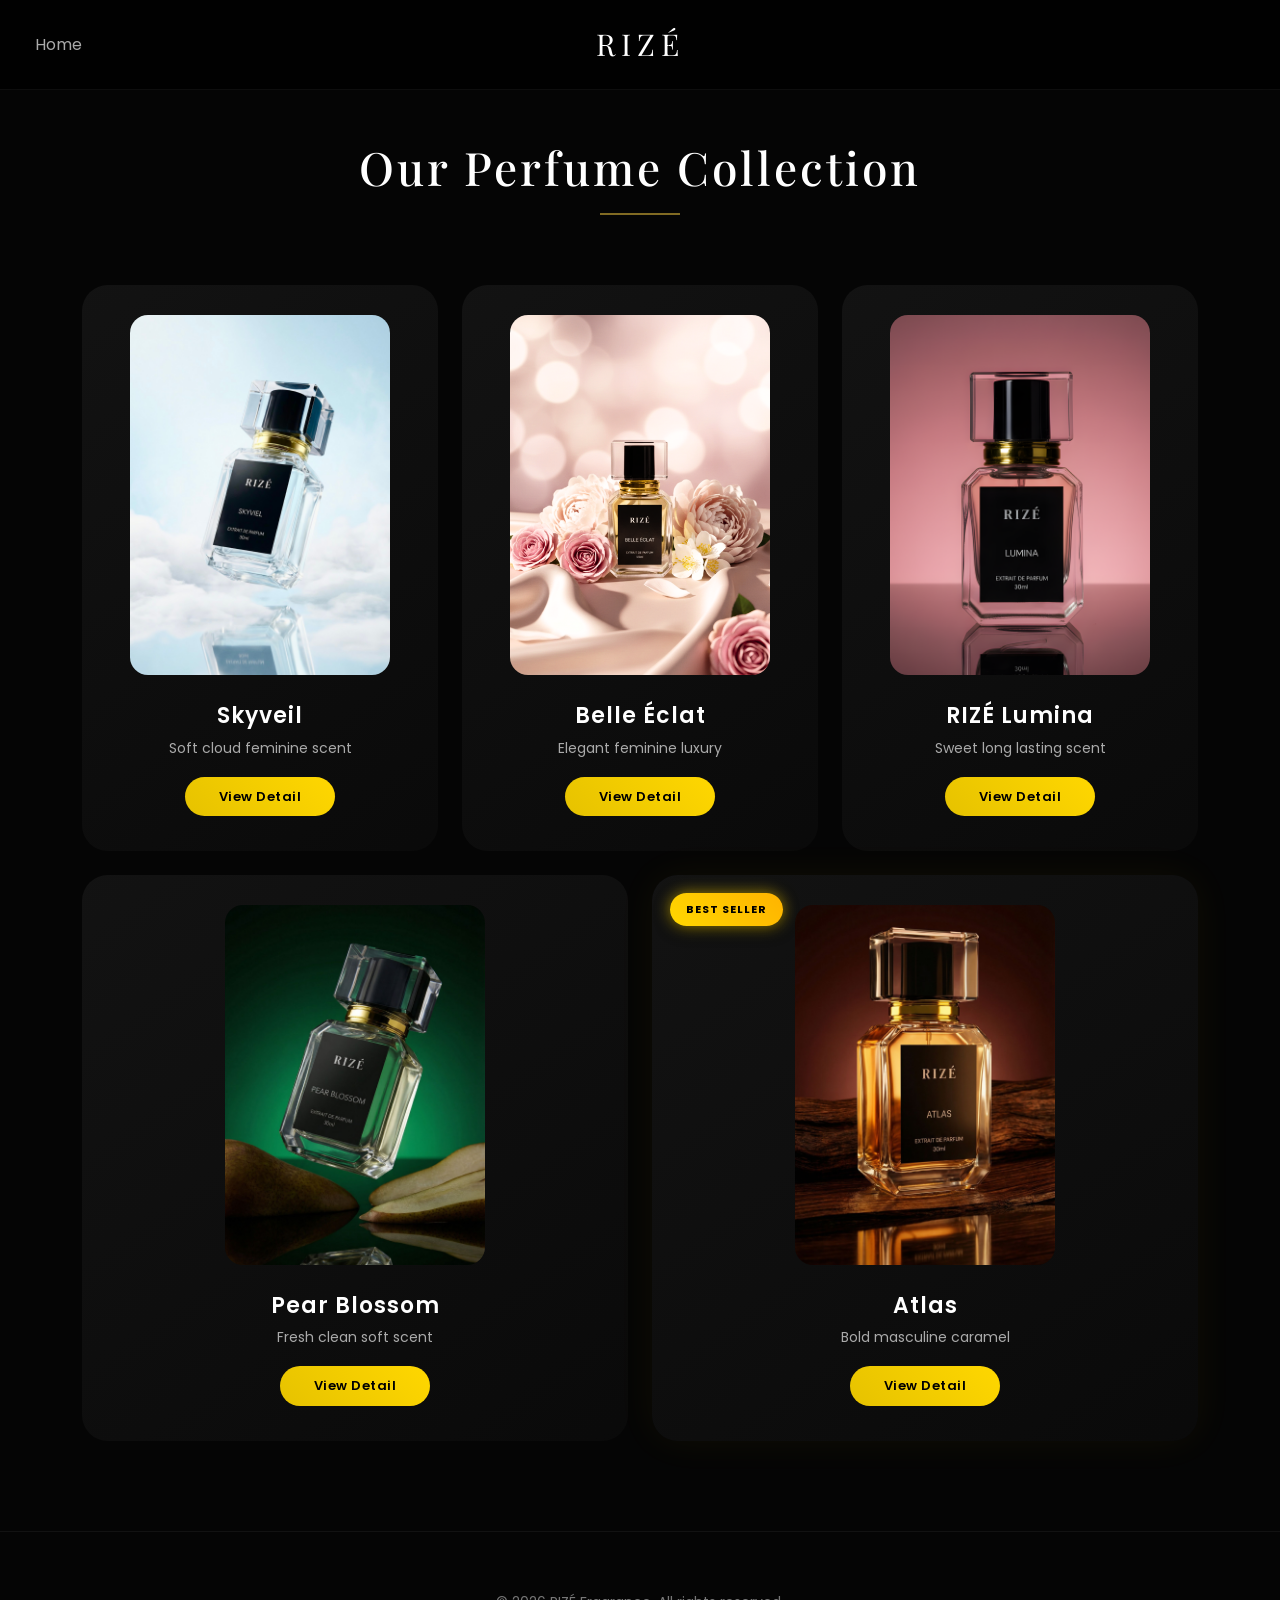
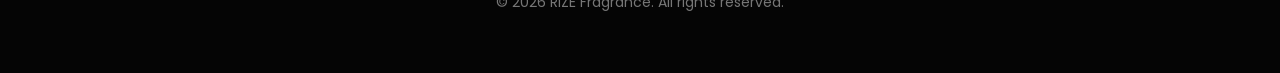
<file: products.html>
<!DOCTYPE html>
<html lang="en">
<head>
<meta charset="UTF-8">
<meta name="viewport" content="width=device-width, initial-scale=1.0">
<title>RIZÉ Products</title>

<link href="https://cdn.jsdelivr.net/npm/bootstrap@5.3.2/dist/css/bootstrap.min.css" rel="stylesheet">
<link href="https://fonts.googleapis.com/css2?family=Playfair+Display:wght@600&family=Poppins:wght@300;400;600&display=swap" rel="stylesheet">



<style>

/* ===== BASE ===== */
html,body{
height:100%;
}

body{
background:#050505;
color:white;
font-family:Poppins;
margin:0;
display:flex;
flex-direction:column;
min-height:100vh;
overflow-x:hidden;
}

/* ===== HEADER ===== */
.topbar{
position:sticky;
top:0;
z-index:999;
display:flex;
align-items:center;
justify-content:center;
padding:22px 0;
background:rgba(0,0,0,0.75);
backdrop-filter:blur(14px);
border-bottom:1px solid rgba(255,255,255,0.05);
}

.logo-center{
font-family:'Playfair Display',serif;
font-size:30px;
letter-spacing:6px;
}

.back-btn{
position:absolute;
left:35px;
text-decoration:none;
color:#aaa;
font-size:16px;
transition:.3s;
}
.back-btn:hover{color:#d4af37}

/* ===== TITLE ===== */
.title{
text-align:center;
margin-top:50px;
margin-bottom:70px;
font-size:46px;
font-family:'Playfair Display',serif;
letter-spacing:3px;
position:relative;
}

.title::after{
content:"";
width:80px;
height:2px;
background:#d4af37;
display:block;
margin:18px auto 0;
opacity:.6;
}

/* ===== LAYOUT ===== */
.container{
flex:1;
}

/* ===== CARD ===== */
.product-card{
background:linear-gradient(145deg,rgba(20,20,20,0.9),rgba(10,10,10,0.95));
border-radius:26px;
padding:30px 25px 35px;
text-align:center;
transition:0.45s;
height:100%;
display:flex;
flex-direction:column;
justify-content:space-between;
position:relative;
overflow:hidden; /* INI PENTING */
}

.product-card:hover{
transform:translateY(-12px);
box-shadow:
0 25px 80px rgba(0,0,0,0.9),
0 0 60px rgba(212,175,55,0.25);
}

/* ===== ATLAS HERO EFFECT ===== */
.atlas-card{
box-shadow:
0 0 40px rgba(255,215,0,0.05)
}

/* ===== IMAGE ===== */
.product-img{
width:100%;
max-width:260px;
height:360px;
object-fit:cover; /* tukar dari contain ke cover */
border-radius:18px; /* bagi lembut sikit */
margin:0 auto 20px auto;
display:block;
transition:.5s;
}

.product-card:hover .product-img{
transform:scale(1.08);
filter:drop-shadow(0 0 25px rgba(212,175,55,0.8));
}

/* ===== TEXT ===== */
.product-card h4{
margin-top:8px;
font-weight:600;
font-size:22px;
letter-spacing:1px;
}

.product-card p{
color:#aaa;
font-size:14px;
margin-bottom:18px;
}

/* ===== BUTTON ===== */
.btn-gold{
background:linear-gradient(45deg,#e6c200,#ffd700);
border:none;
padding:10px 22px;
border-radius:30px;
font-weight:600;
font-size:13px;
letter-spacing:.5px;
transition:.35s;
color:black;
display:block;
margin:auto;
position:relative;
overflow:hidden;
min-width:150px;
}

.btn-gold::before{
content:"";
position:absolute;
top:0;
left:-120%;
width:120%;
height:100%;
background:linear-gradient(120deg,transparent,rgba(255,255,255,.6),transparent);
transition:.6s;
}

.btn-gold:hover::before{
left:120%;
}

.btn-gold:hover{
transform:scale(1.05);
box-shadow:0 0 30px rgba(255,215,0,.45);
}

/* ===== BADGE ===== */
.badge-best{
position:absolute;
top:18px;
left:18px;
background:linear-gradient(45deg,#ffd700,#ffb300);
color:#000;
font-size:11px;
font-weight:700;
letter-spacing:1px;
padding:8px 16px;
border-radius:50px;
box-shadow:
0 0 15px rgba(255,215,0,0.6),
0 4px 15px rgba(0,0,0,0.6);
z-index:5;
}

/* ===== FOOTER ===== */
.footer{
margin-top:90px;
padding:60px 0;
text-align:center;
color:#777;
border-top:1px solid rgba(255,255,255,0.05);
font-size:14px;
}

.img-wrapper{
border-radius:20px;
overflow:hidden;
margin-bottom:20px;
}


/* ===== MOBILE ===== */
@media(max-width:768px){
.product-img{
height:260px;
max-width:200px;
}
.title{
font-size:30px;
}
}

</style>
</head>

<body>

<div class="topbar">
<a href="index.html" class="back-btn">Home</a>
<div class="logo-center">RIZÉ</div>
</div>

<h1 class="title">Our Perfume Collection</h1>

<div class="container">
<div class="row g-4">

<div class="col-md-4">
<div class="product-card">
<img src="sky.png" class="product-img">
<h4>Skyveil</h4>
<p>Soft cloud feminine scent</p>
<a href="skyviel.html" class="btn btn-gold">View Detail</a>
</div>
</div>

<div class="col-md-4">
<div class="product-card">
<img src="belle.png" class="product-img">
<h4>Belle Éclat</h4>
<p>Elegant feminine luxury</p>
<a href="belle.html" class="btn btn-gold">View Detail</a>
</div>
</div>

<div class="col-md-4">
<div class="product-card">
<img src="lu.png" class="product-img">
<h4>RIZÉ Lumina</h4>
<p>Sweet long lasting scent</p>
<a href="lumina.html" class="btn btn-gold">View Detail</a>
</div>
</div>

<div class="col-md-6">
<div class="product-card">
<img src="pe.png" class="product-img">
<h4>Pear Blossom</h4>
<p>Fresh clean soft scent</p>
<a href="pear.html" class="btn btn-gold">View Detail</a>
</div>
</div>

<div class="col-md-6">
<div class="product-card atlas-card">
<div class="badge-best">BEST SELLER</div>
<img src="at.png" class="product-img">
<h4>Atlas</h4>
<p>Bold masculine caramel</p>
<a href="atlas.html" class="btn btn-gold">View Detail</a>
</div>
</div>

</div>
</div>

<div class="footer">
© 2026 RIZÉ Fragrance. All rights reserved.
</div>

</body>
</html>
</file>
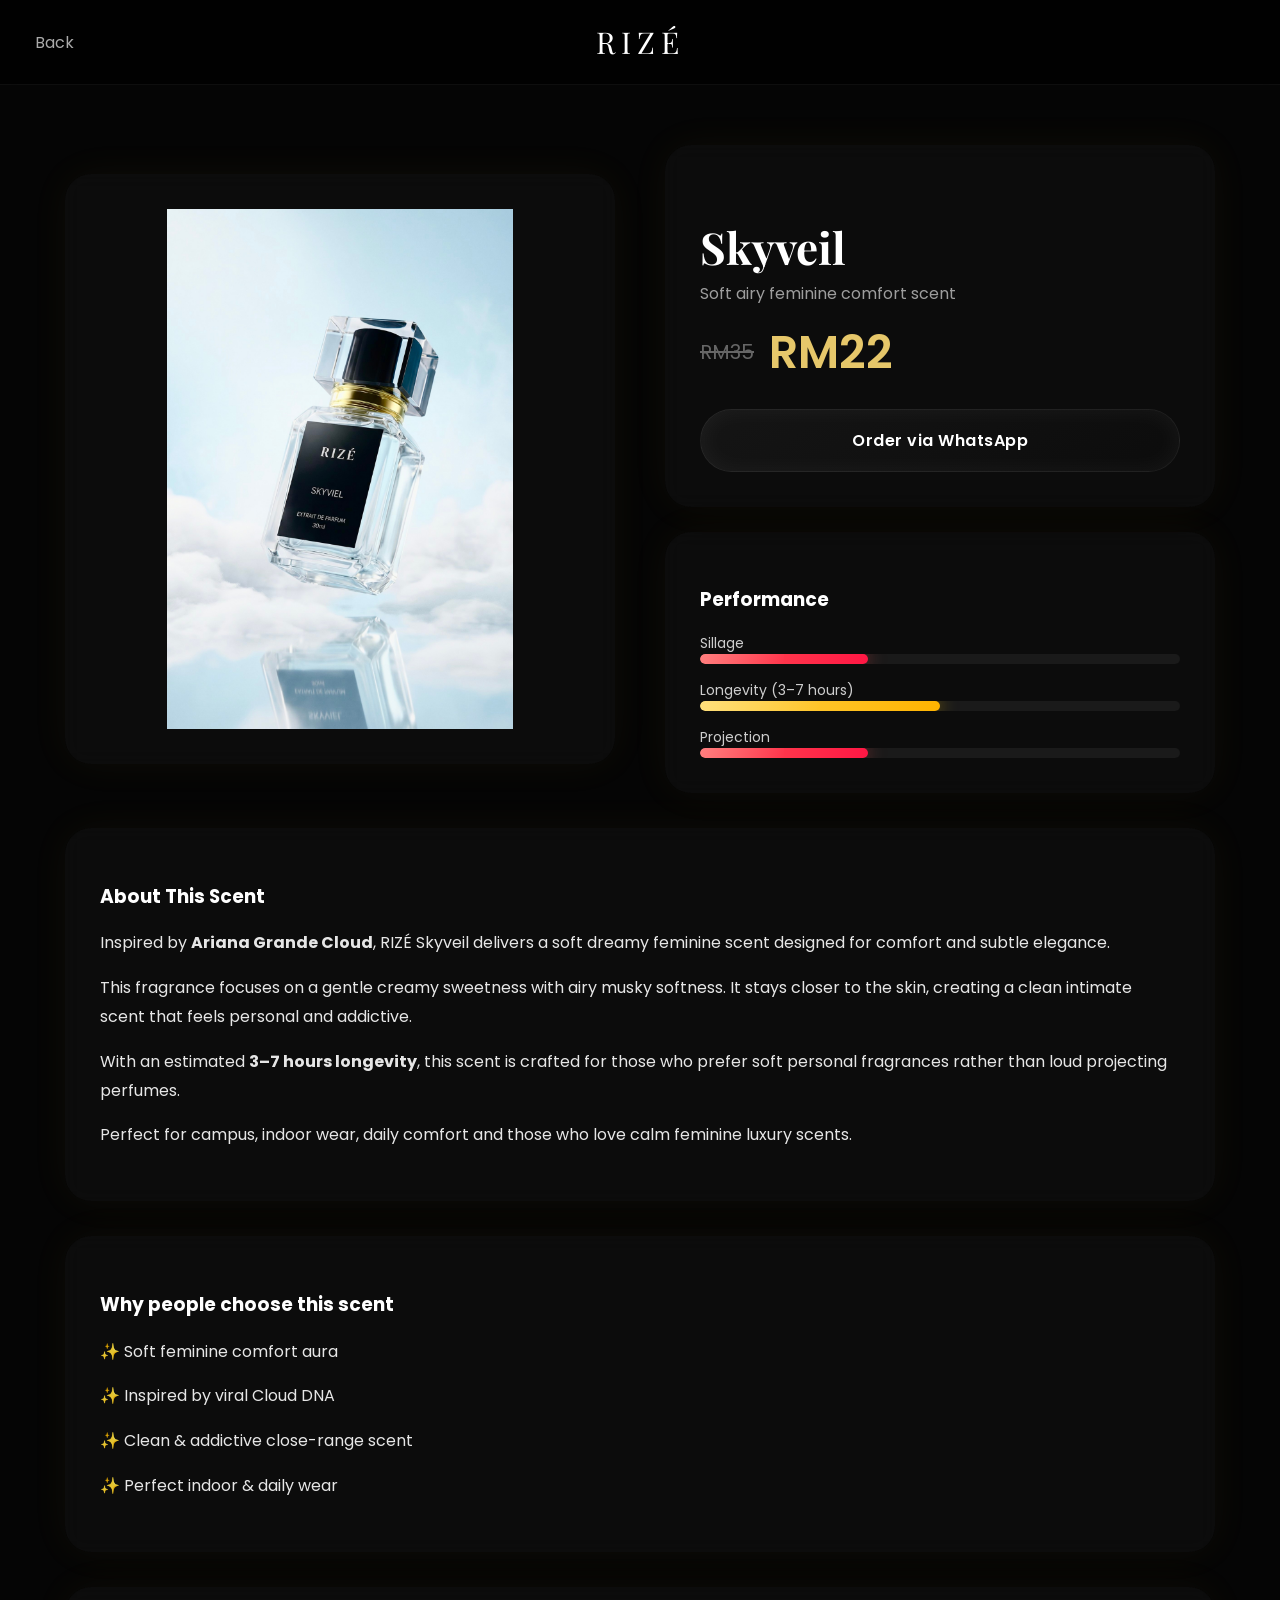
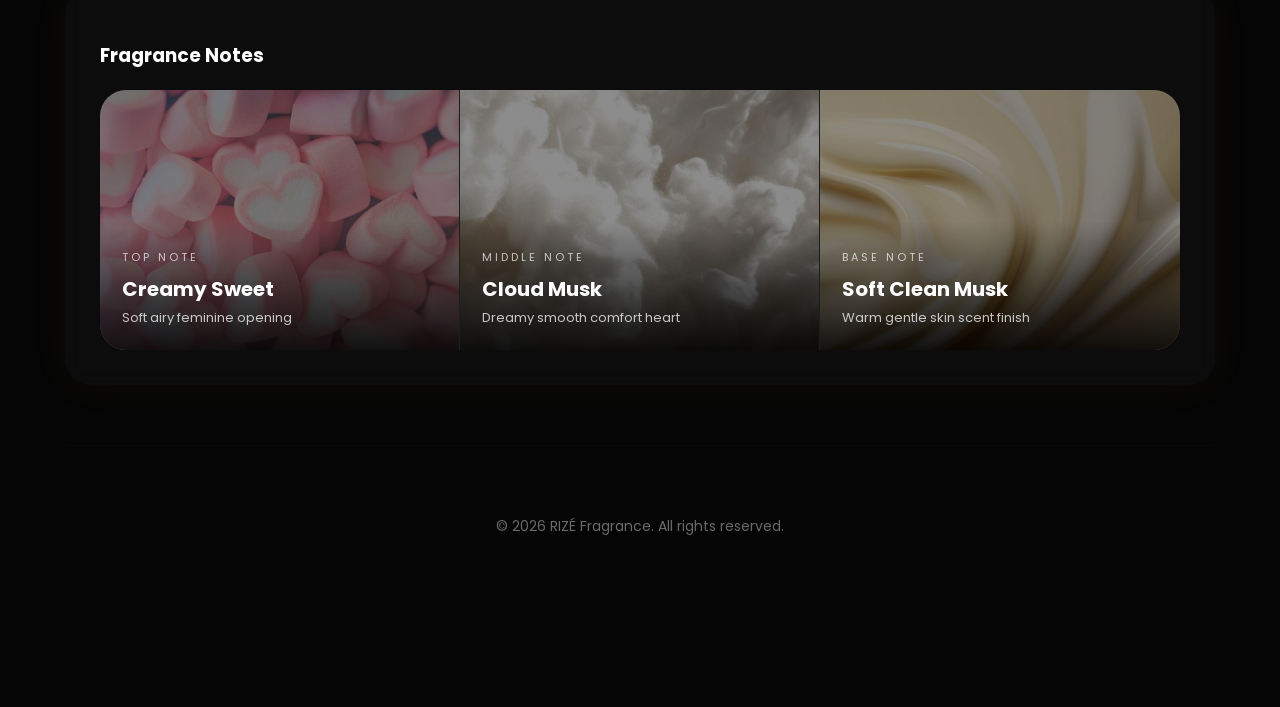
<file: skyviel.html>
<!DOCTYPE html>
<html lang="en">
<head>
<meta charset="UTF-8">
<meta name="viewport" content="width=device-width, initial-scale=1.0">
<title>RIZÉ Skyveil</title>

<link href="https://fonts.googleapis.com/css2?family=Playfair+Display:wght@600&family=Poppins:wght@300;400;600&display=swap" rel="stylesheet">

<style>
body{
margin:0;
background:#050505;
font-family:Poppins;
color:white;
}

/* ===== STICKY HEADER ===== */
.header{
position:sticky;
top:0;
z-index:999;
display:flex;
align-items:center;
justify-content:center;
padding:22px 0;
background:rgba(0,0,0,0.75);
backdrop-filter:blur(14px);
border-bottom:1px solid rgba(255,255,255,0.05);
}
.logo{
font-family:'Playfair Display';
font-size:30px;
letter-spacing:6px;
}
.back{
position:absolute;
left:35px;
text-decoration:none;
color:#aaa;
font-size:16px;
}
.back:hover{color:#d4af37}

/* WRAPPER */
.wrapper{
max-width:1150px;
margin:auto;
padding:60px 20px 100px;
}
.top{
display:grid;
grid-template-columns:1fr 1fr;
gap:50px;
align-items:center;
}
.card{
background:rgba(255,255,255,0.03);
padding:35px;
border-radius:26px;
backdrop-filter:blur(10px);
box-shadow:0 0 40px rgba(212,175,55,0.05);
}


/* IMAGE */
/* ===== PRODUCT IMAGE FIX ALL PAGE ===== */
.image-box{
height:520px;
display:flex;
align-items:center;
justify-content:center;
}

.image-box img{
width:100%;
max-width:380px;
height:520px;
object-fit:contain;
transition:.4s;
}

/* hover luxury */
.image-box img:hover{
transform:scale(1.05);
filter:drop-shadow(0 0 25px rgba(255,215,0,0.35));
}



@media(max-width:768px){
.image-box{
height:420px;
}

.image-box img{
max-width:260px;
height:420px;
}
}



/* TITLE */
h2{
font-size:44px;
font-family:'Playfair Display';
margin-bottom:5px;
}
.subtitle{
opacity:.6;
margin-bottom:10px;
}

/* PRICE */
.price-box{
display:flex;
align-items:center;
gap:15px;
margin:12px 0;
}
.old-price{
text-decoration:line-through;
color:#666;
font-size:20px;
}
.new-price{
color:#e6c76a;
font-size:46px;
font-weight:600;
}

/* BUTTON */
.buy{
display:block;
width:100%;
text-align:center;
background:linear-gradient(145deg,#151515,#0c0c0c);
color:#fff;
padding:18px 25px;
border-radius:50px;
font-weight:600;
text-decoration:none;
margin-top:22px;
transition:.35s;
border:1px solid rgba(255,255,255,0.08);
letter-spacing:.5px;
position:relative;
overflow:hidden;
box-sizing:border-box;
}

.buy::after{
content:"";
position:absolute;
inset:0;
border-radius:50px;
box-shadow:inset 0 0 25px rgba(255,255,255,0.05);
pointer-events:none;
}

.buy::before{
content:"";
position:absolute;
top:0;
left:-120%;
width:120%;
height:100%;
background:linear-gradient(120deg,transparent,rgba(255,255,255,0.25),transparent);
transition:.6s;
}
.buy:hover::before{left:120%;}
.buy:hover{
transform:scale(1.03);
border:1px solid rgba(255,255,255,0.25);
box-shadow:0 0 35px rgba(255,255,255,0.08);
}

/* PERFORMANCE */
.label{margin-top:16px;font-size:14px;opacity:.8}
.bar{
background:#1a1a1a;
height:10px;
border-radius:10px;
overflow:hidden;
}
.fill{
height:100%;
border-radius:10px;
position:relative;
overflow:hidden;
}
.fill::after{
content:"";
position:absolute;
top:0;
left:-150%;
width:200%;
height:100%;
background:linear-gradient(120deg,transparent,rgba(255,255,255,0.5),transparent);
animation:shine 3s infinite;
}
@keyframes shine{
0%{left:-150%}
100%{left:150%}
}

.high{
width:70%;
background:linear-gradient(90deg,#00ff9c,#00c97a);
box-shadow:0 0 18px rgba(0,255,150,0.6);
}
.mid{
width:50%;
background:linear-gradient(90deg,#ffd54f,#ffb300);
box-shadow:0 0 18px rgba(255,200,0,0.6);
}
.low{
width:35%;
background:linear-gradient(90deg,#ff5252,#ff1744);
box-shadow:0 0 18px rgba(255,80,80,0.6);
}

.full{margin-top:35px}
p{opacity:.9;line-height:1.8}

/* NOTES */
.notes-grid{
display:grid;
grid-template-columns:repeat(3,1fr);
border-radius:26px;
overflow:hidden;
background:#0a0a0a;
margin-top:20px;
}
.note-item{
position:relative;
height:260px;
overflow:hidden;
}
.note-item img{
width:100%;
height:100%;
object-fit:cover;
filter:brightness(.55);
transition:.7s;
}
.note-item:hover img{
transform:scale(1.08);
filter:brightness(.75);
}
.note-layer{
position:absolute;
bottom:0;
left:0;
width:100%;
padding:22px;
background:linear-gradient(transparent, rgba(0,0,0,0.85));
}
.note-small{
font-size:11px;
letter-spacing:3px;
opacity:.7;
}
.note-layer h4{
margin:6px 0 4px;
font-size:20px;
}
.note-layer p{
font-size:13px;
opacity:.75;
line-height:1.5;
margin:0;
}
.note-item:not(:last-child){
border-right:1px solid rgba(255,255,255,0.08);
}
.note-item:hover{
box-shadow:inset 0 -120px 120px rgba(212,175,55,0.08);
}

@media(max-width:768px){
.top{grid-template-columns:1fr;}
.notes-grid{grid-template-columns:1fr;}
.note-item{
height:200px;
border-right:none;
border-bottom:1px solid rgba(255,255,255,0.08);
}
}

footer{
text-align:center;
padding:70px 0;
opacity:.4;
font-size:14px;
margin-top:60px;
border-top:1px solid rgba(255,255,255,0.05);
}
</style>
</head>

<body>

<div class="header">
<a href="products.html" class="back">Back</a>
<div class="logo">RIZÉ</div>
</div>

<div class="wrapper">

<div class="top">

<!-- IMAGE -->
<div class="card image-box">
<img src="sky.png">
</div>

<!-- INFO -->
<div>
<div class="card">
<h2>Skyveil</h2>
<div class="subtitle">Soft airy feminine comfort scent</div>

<div class="price-box">
<span class="old-price">RM35</span>
<span class="new-price">RM22</span>
</div>

<a href="https://wa.me/60198408022?text=Hi saya nak order RIZÉ Skyveil (RM22)" class="buy">
Order via WhatsApp
</a>
</div>

<div class="card" style="margin-top:25px;">
<h3>Performance</h3>

<div class="label">Sillage</div>
<div class="bar"><div class="fill low"></div></div>

<div class="label">Longevity (3–7 hours)</div>
<div class="bar"><div class="fill mid"></div></div>

<div class="label">Projection</div>
<div class="bar"><div class="fill low"></div></div>

</div>
</div>

</div>

<!-- ABOUT -->
<div class="card full">
<h3>About This Scent</h3>

<p>
Inspired by <b>Ariana Grande Cloud</b>, RIZÉ Skyveil delivers a soft dreamy feminine scent designed for comfort and subtle elegance.
</p>

<p>
This fragrance focuses on a gentle creamy sweetness with airy musky softness. It stays closer to the skin, creating a clean intimate scent that feels personal and addictive.
</p>

<p>
With an estimated <b>3–7 hours longevity</b>, this scent is crafted for those who prefer soft personal fragrances rather than loud projecting perfumes.
</p>

<p>
Perfect for campus, indoor wear, daily comfort and those who love calm feminine luxury scents.
</p>

</div>

<!-- WHY -->
<div class="card full">
<h3>Why people choose this scent</h3>
<p>✨ Soft feminine comfort aura</p>
<p>✨ Inspired by viral Cloud DNA</p>
<p>✨ Clean & addictive close-range scent</p>
<p>✨ Perfect indoor & daily wear</p>
</div>

<!-- NOTES -->
<div class="card full">
<h3>Fragrance Notes</h3>

<div class="notes-grid">

<div class="note-item">
<img src="top(sky).jpg">
<div class="note-layer">
<span class="note-small">TOP NOTE</span>
<h4>Creamy Sweet</h4>
<p>Soft airy feminine opening</p>
</div>
</div>

<div class="note-item">
<img src="mid(sky).jpg">
<div class="note-layer">
<span class="note-small">MIDDLE NOTE</span>
<h4>Cloud Musk</h4>
<p>Dreamy smooth comfort heart</p>
</div>
</div>

<div class="note-item">
<img src="base(sky).jpg">
<div class="note-layer">
<span class="note-small">BASE NOTE</span>
<h4>Soft Clean Musk</h4>
<p>Warm gentle skin scent finish</p>
</div>
</div>

</div>
</div>

<footer>
© 2026 RIZÉ Fragrance. All rights reserved.
</footer>

</body>
</html>
</file>
